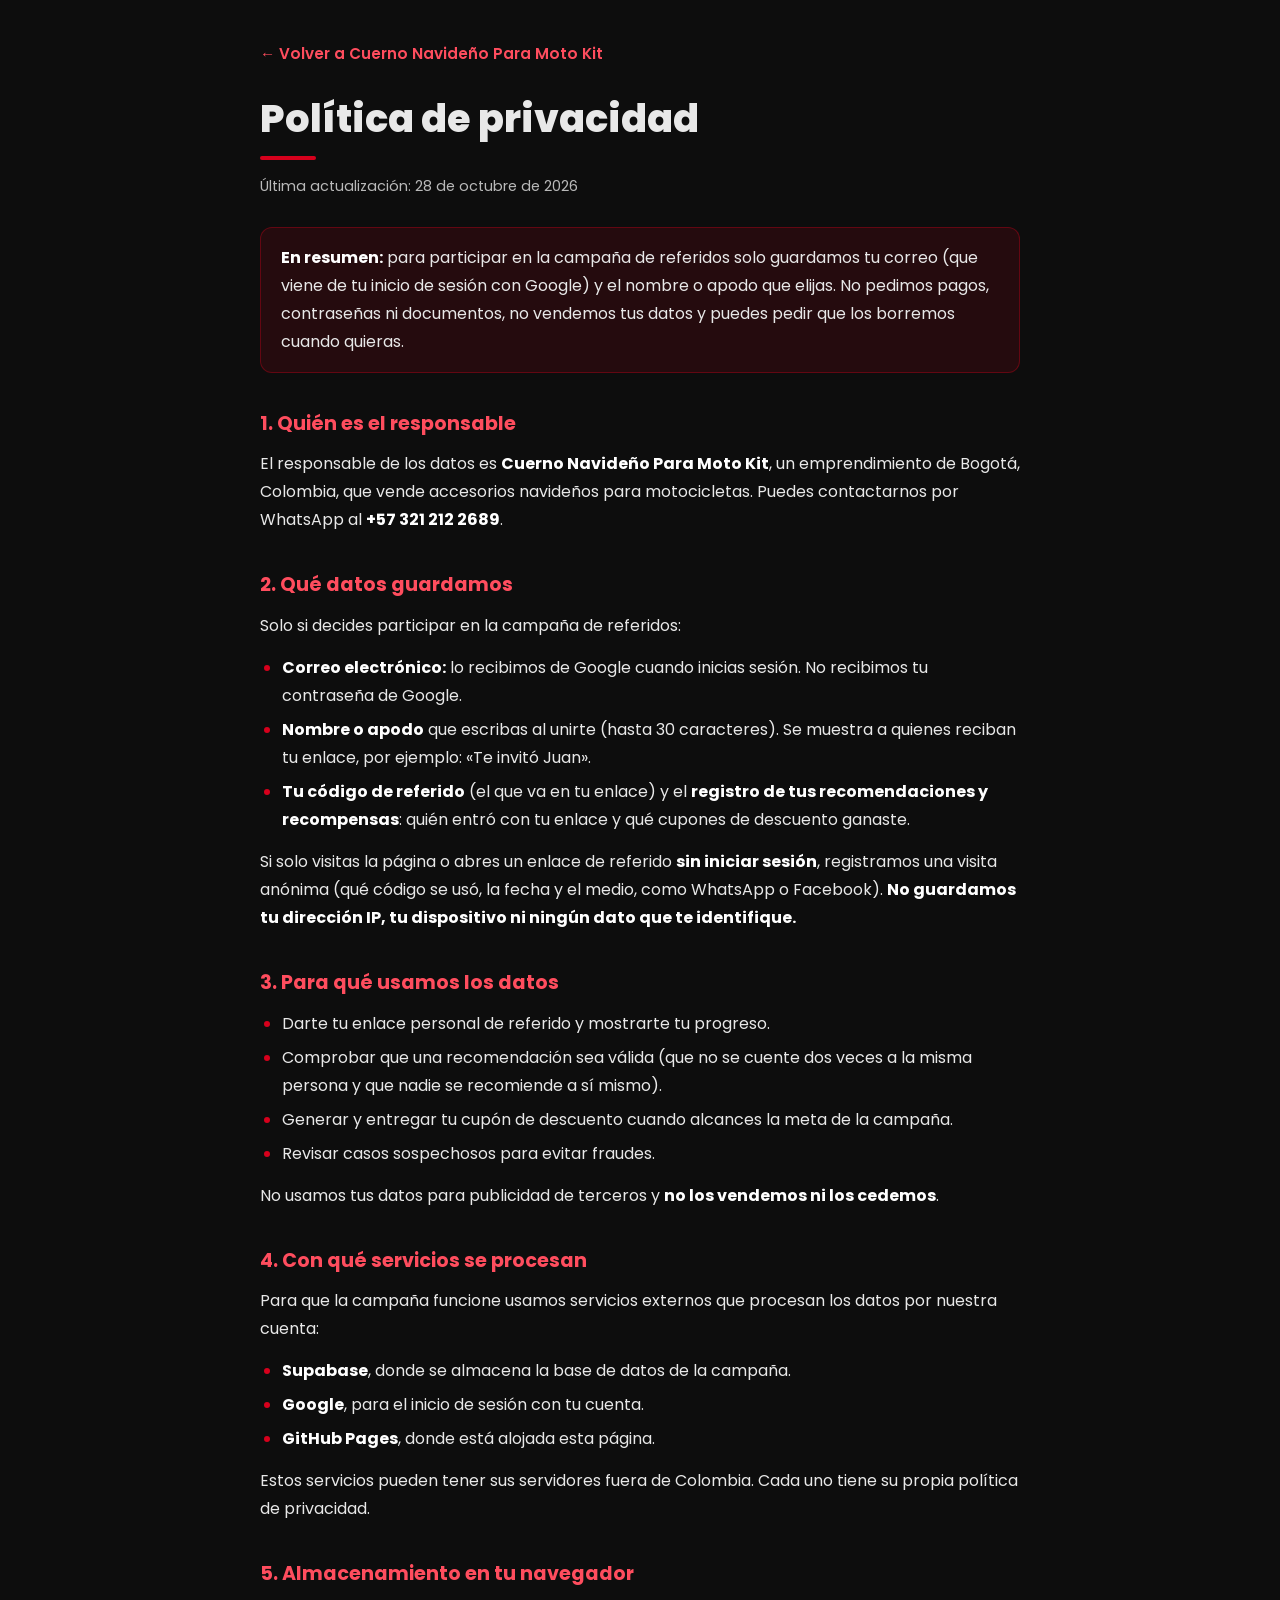
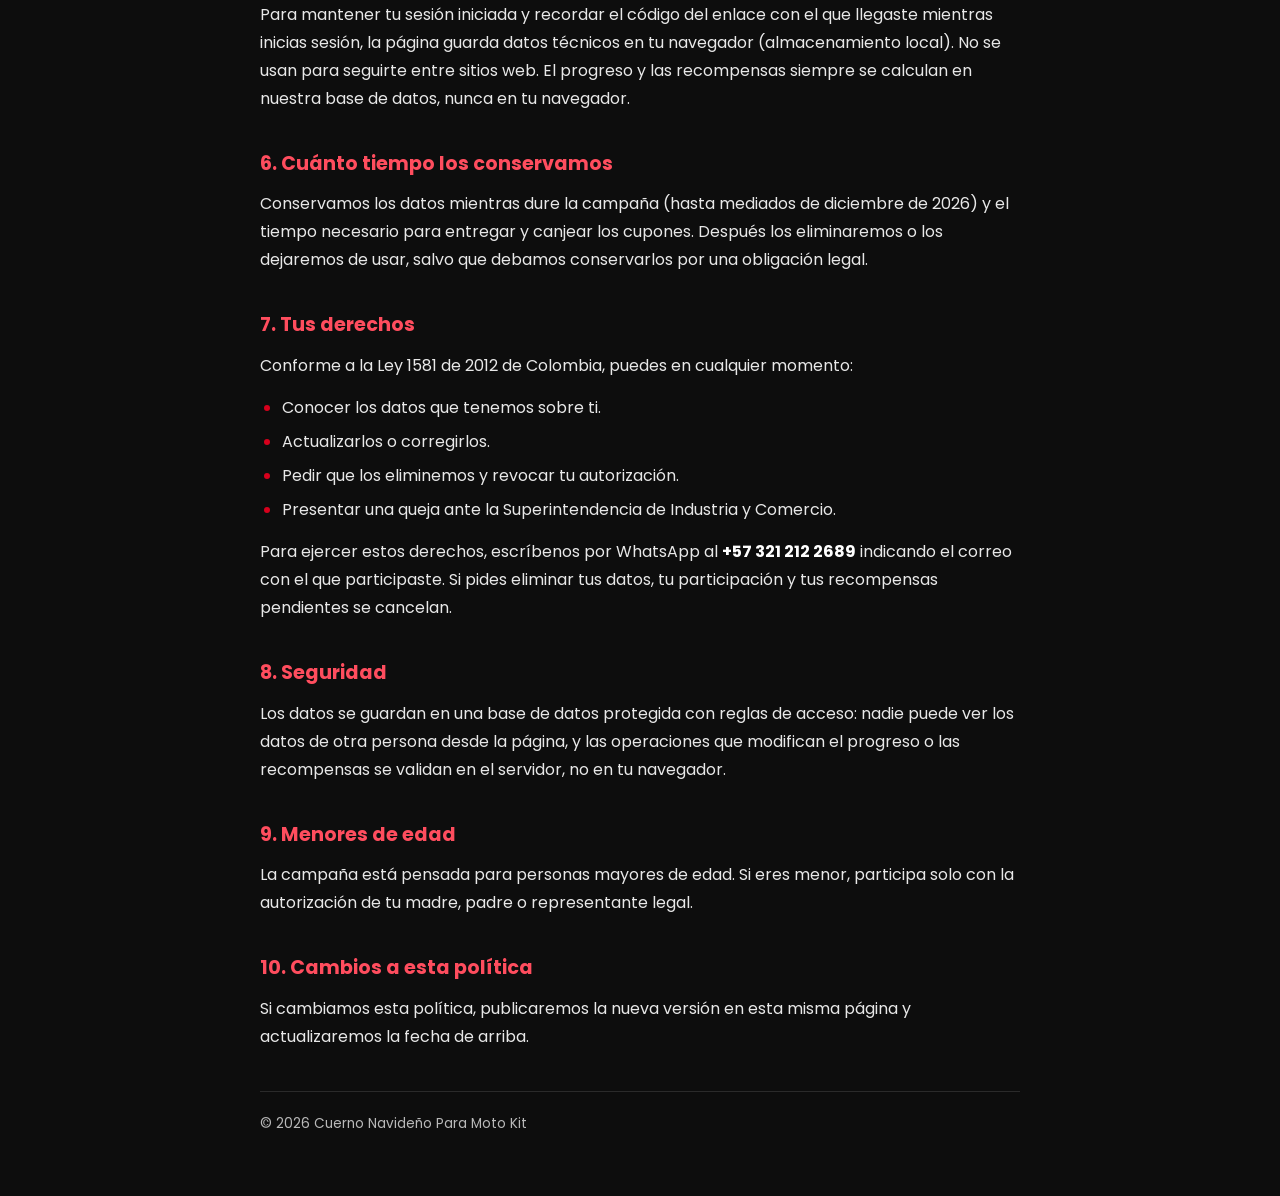
<file: privacidad.html>
<!DOCTYPE html>
<!--
  POLÍTICA DE PRIVACIDAD — Cuerno Navideño Para Moto Kit
  Página independiente (no forma parte del slider). Se publica junto a index.html en GitHub Pages:
  https://ayrc1920-wq.github.io/cuerno-navideno-moto/privacidad.html
  Google la pide para publicar el inicio de sesión, y la ley colombiana de datos personales
  (Ley 1581 de 2012) exige informar qué datos se guardan y para qué.
  Para cambiar el contacto o los plazos, edita el texto de abajo.
-->
<html lang="es">
<head>
    <meta charset="UTF-8">
    <meta name="viewport" content="width=device-width, initial-scale=1.0">
    <title>Política de privacidad — Cuerno Navideño Para Moto Kit</title>
    <meta name="description" content="Qué datos guarda la campaña de referidos de Cuerno Navideño Para Moto Kit, para qué se usan y cómo pedir que se borren.">
    <link rel="preconnect" href="https://fonts.googleapis.com">
    <link rel="preconnect" href="https://fonts.gstatic.com" crossorigin>
    <link href="https://fonts.googleapis.com/css2?family=Poppins:wght@400;500;600;700;800&display=swap" rel="stylesheet">
    <style>
        :root { --rojo: #d6001c; --rojo-claro: #ff4d5e; --fondo: #0d0d0d; --texto: #e8e8e8; --suave: #b9b9b9; }
        * { box-sizing: border-box; margin: 0; padding: 0; }
        body { background: var(--fondo); color: var(--texto); font-family: 'Poppins', sans-serif; line-height: 1.75; padding: 0 16px 60px; }
        main { max-width: 760px; margin: 0 auto; padding-top: 40px; }
        .volver { display: inline-block; color: var(--rojo-claro); text-decoration: none; font-weight: 600; font-size: 0.95rem; margin-bottom: 28px; }
        .volver:hover { text-decoration: underline; }
        h1 { font-size: clamp(1.7rem, 5vw, 2.4rem); font-weight: 800; line-height: 1.2; margin-bottom: 8px; }
        h1::after { content: ""; display: block; width: 56px; height: 4px; border-radius: 2px; background: var(--rojo); margin-top: 14px; }
        .fecha { color: var(--suave); font-size: 0.9rem; margin: 14px 0 28px; }
        h2 { font-size: 1.2rem; font-weight: 700; color: var(--rojo-claro); margin: 34px 0 10px; }
        p, li { font-size: 1rem; }
        p { margin-bottom: 14px; }
        ul { margin: 0 0 14px 22px; }
        li { margin-bottom: 6px; }
        li::marker { color: var(--rojo); }
        strong { color: #fff; }
        .resumen { background: rgba(214, 0, 28, 0.12); border: 1px solid rgba(214, 0, 28, 0.35); border-radius: 12px; padding: 16px 20px; margin-bottom: 8px; }
        .resumen p { margin: 0; }
        a { color: var(--rojo-claro); }
        footer { max-width: 760px; margin: 40px auto 0; padding-top: 20px; border-top: 1px solid rgba(255,255,255,0.12); color: var(--suave); font-size: 0.85rem; }
    </style>
</head>
<body>
<main>
    <a class="volver" href="index.html">← Volver a Cuerno Navideño Para Moto Kit</a>

    <h1>Política de privacidad</h1>
    <p class="fecha">Última actualización: 28 de octubre de 2026</p>

    <div class="resumen">
        <p><strong>En resumen:</strong> para participar en la campaña de referidos solo guardamos tu correo (que viene de tu inicio de sesión con Google) y el nombre o apodo que elijas. No pedimos pagos, contraseñas ni documentos, no vendemos tus datos y puedes pedir que los borremos cuando quieras.</p>
    </div>

    <h2>1. Quién es el responsable</h2>
    <p>El responsable de los datos es <strong>Cuerno Navideño Para Moto Kit</strong>, un emprendimiento de Bogotá, Colombia, que vende accesorios navideños para motocicletas. Puedes contactarnos por WhatsApp al <strong>+57 321 212 2689</strong>.</p>

    <h2>2. Qué datos guardamos</h2>
    <p>Solo si decides participar en la campaña de referidos:</p>
    <ul>
        <li><strong>Correo electrónico:</strong> lo recibimos de Google cuando inicias sesión. No recibimos tu contraseña de Google.</li>
        <li><strong>Nombre o apodo</strong> que escribas al unirte (hasta 30 caracteres). Se muestra a quienes reciban tu enlace, por ejemplo: «Te invitó Juan».</li>
        <li><strong>Tu código de referido</strong> (el que va en tu enlace) y el <strong>registro de tus recomendaciones y recompensas</strong>: quién entró con tu enlace y qué cupones de descuento ganaste.</li>
    </ul>
    <p>Si solo visitas la página o abres un enlace de referido <strong>sin iniciar sesión</strong>, registramos una visita anónima (qué código se usó, la fecha y el medio, como WhatsApp o Facebook). <strong>No guardamos tu dirección IP, tu dispositivo ni ningún dato que te identifique.</strong></p>

    <h2>3. Para qué usamos los datos</h2>
    <ul>
        <li>Darte tu enlace personal de referido y mostrarte tu progreso.</li>
        <li>Comprobar que una recomendación sea válida (que no se cuente dos veces a la misma persona y que nadie se recomiende a sí mismo).</li>
        <li>Generar y entregar tu cupón de descuento cuando alcances la meta de la campaña.</li>
        <li>Revisar casos sospechosos para evitar fraudes.</li>
    </ul>
    <p>No usamos tus datos para publicidad de terceros y <strong>no los vendemos ni los cedemos</strong>.</p>

    <h2>4. Con qué servicios se procesan</h2>
    <p>Para que la campaña funcione usamos servicios externos que procesan los datos por nuestra cuenta:</p>
    <ul>
        <li><strong>Supabase</strong>, donde se almacena la base de datos de la campaña.</li>
        <li><strong>Google</strong>, para el inicio de sesión con tu cuenta.</li>
        <li><strong>GitHub Pages</strong>, donde está alojada esta página.</li>
    </ul>
    <p>Estos servicios pueden tener sus servidores fuera de Colombia. Cada uno tiene su propia política de privacidad.</p>

    <h2>5. Almacenamiento en tu navegador</h2>
    <p>Para mantener tu sesión iniciada y recordar el código del enlace con el que llegaste mientras inicias sesión, la página guarda datos técnicos en tu navegador (almacenamiento local). No se usan para seguirte entre sitios web. El progreso y las recompensas siempre se calculan en nuestra base de datos, nunca en tu navegador.</p>

    <h2>6. Cuánto tiempo los conservamos</h2>
    <p>Conservamos los datos mientras dure la campaña (hasta mediados de diciembre de 2026) y el tiempo necesario para entregar y canjear los cupones. Después los eliminaremos o los dejaremos de usar, salvo que debamos conservarlos por una obligación legal.</p>

    <h2>7. Tus derechos</h2>
    <p>Conforme a la Ley 1581 de 2012 de Colombia, puedes en cualquier momento:</p>
    <ul>
        <li>Conocer los datos que tenemos sobre ti.</li>
        <li>Actualizarlos o corregirlos.</li>
        <li>Pedir que los eliminemos y revocar tu autorización.</li>
        <li>Presentar una queja ante la Superintendencia de Industria y Comercio.</li>
    </ul>
    <p>Para ejercer estos derechos, escríbenos por WhatsApp al <strong>+57 321 212 2689</strong> indicando el correo con el que participaste. Si pides eliminar tus datos, tu participación y tus recompensas pendientes se cancelan.</p>

    <h2>8. Seguridad</h2>
    <p>Los datos se guardan en una base de datos protegida con reglas de acceso: nadie puede ver los datos de otra persona desde la página, y las operaciones que modifican el progreso o las recompensas se validan en el servidor, no en tu navegador.</p>

    <h2>9. Menores de edad</h2>
    <p>La campaña está pensada para personas mayores de edad. Si eres menor, participa solo con la autorización de tu madre, padre o representante legal.</p>

    <h2>10. Cambios a esta política</h2>
    <p>Si cambiamos esta política, publicaremos la nueva versión en esta misma página y actualizaremos la fecha de arriba.</p>
</main>
<footer>© 2026 Cuerno Navideño Para Moto Kit</footer>
</body>
</html>
</file>
